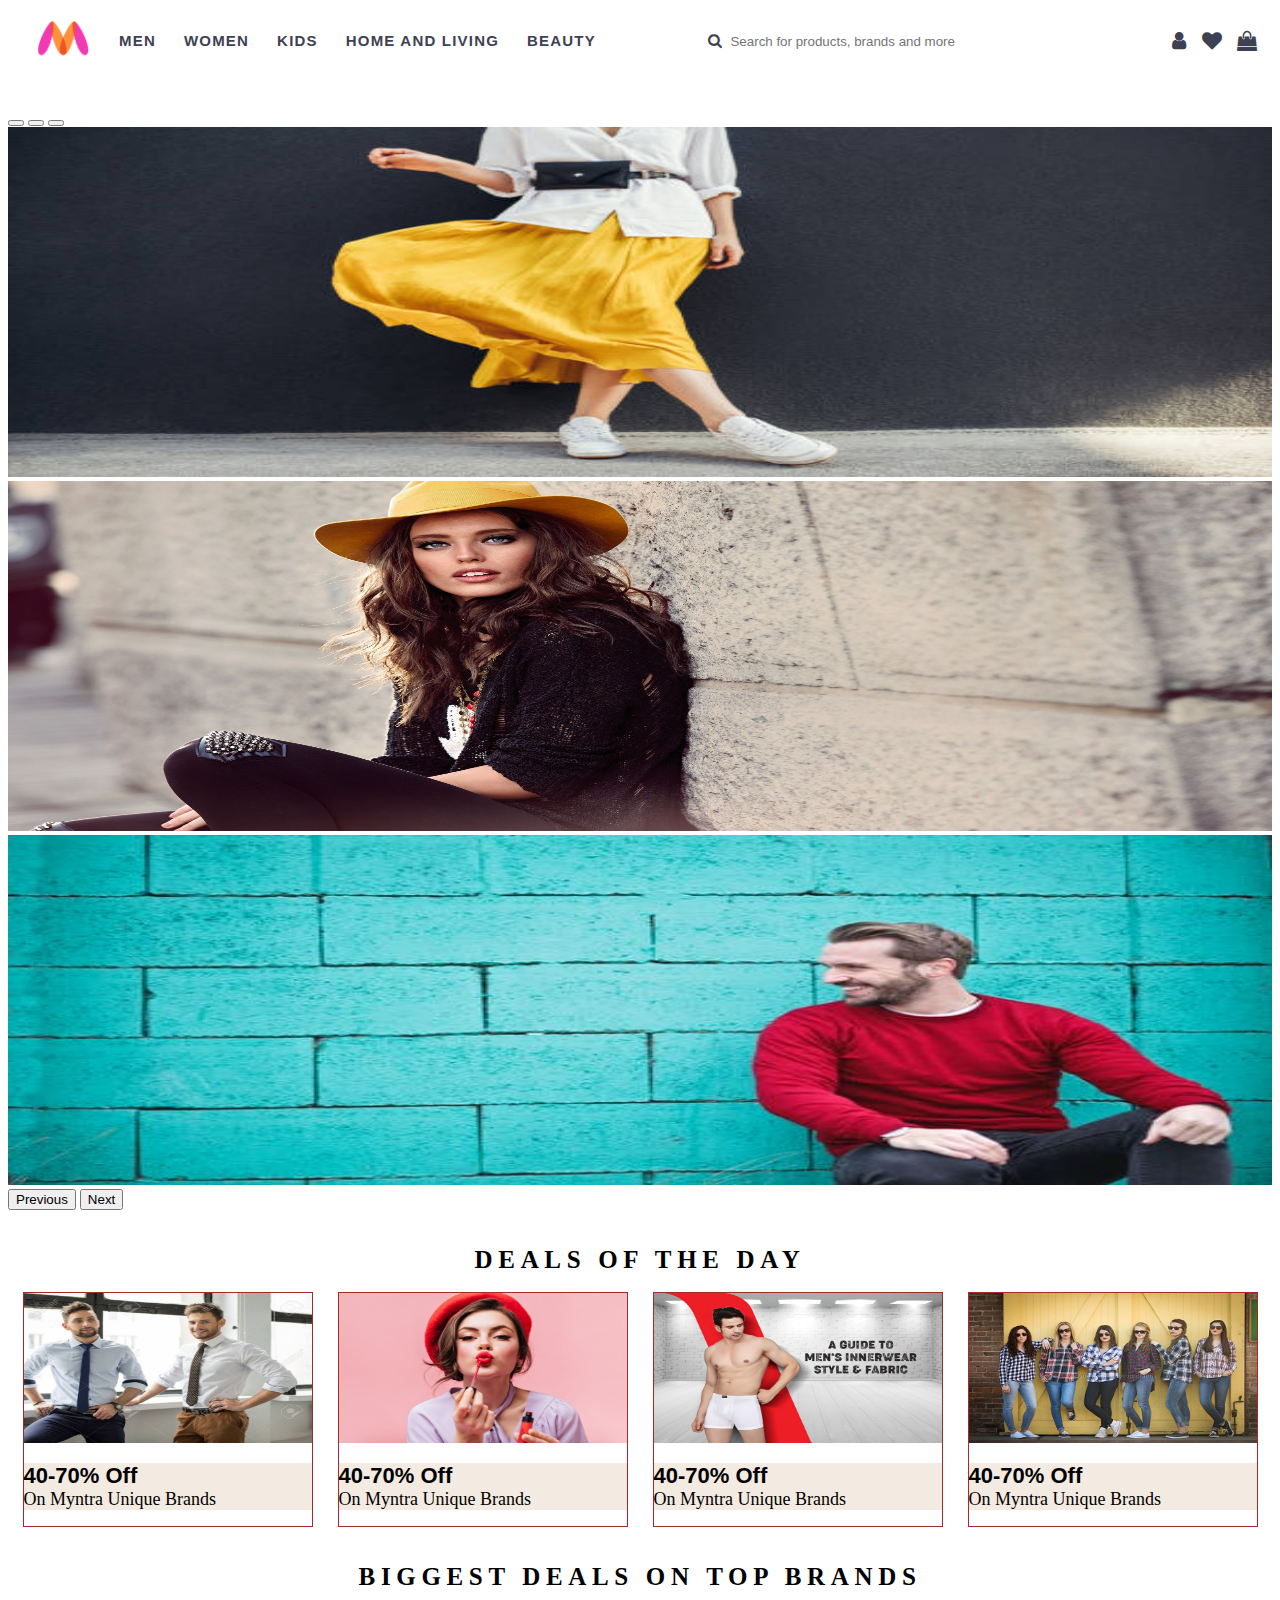
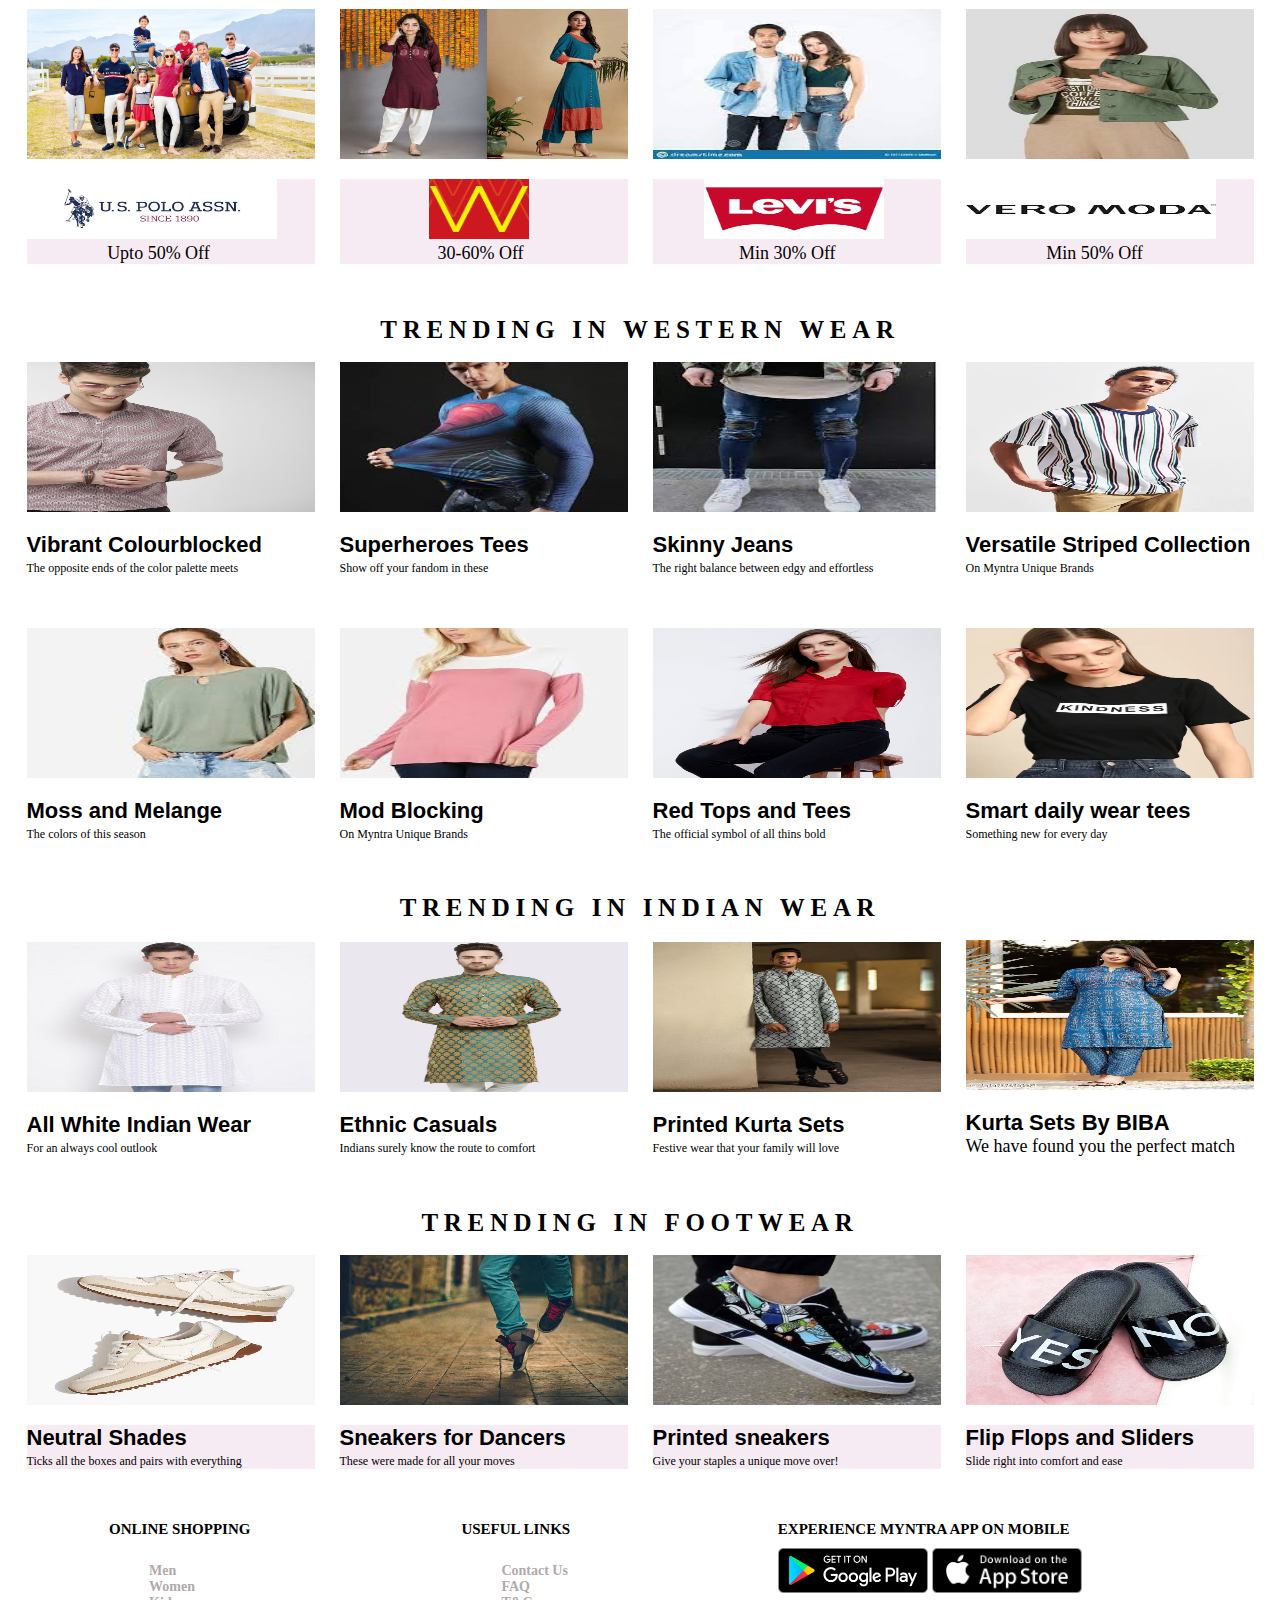
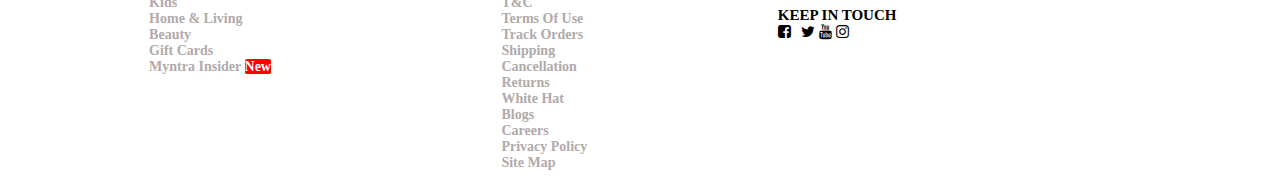
<file: index.html>
<!DOCTYPE html>
<html>
<head>
    <meta charset='utf-8'>
    <meta http-equiv='X-UA-Compatible' content='IE=edge'>
    <title>Myntra</title>
    <meta name='viewport' content='width=device-width, initial-scale=1'>
    <link href="https://cdn.jsdelivr.net/npm/bootstrap@5.1.3/dist/css/bootstrap.min.css" rel="stylesheet" integrity="sha384-1BmE4kWBq78iYhFldvKuhfTAU6auU8tT94WrHftjDbrCEXSU1oBoqyl2QvZ6jIW3" crossorigin="anonymous">
    <link rel='stylesheet' type='text/css' media='screen' href='index.css'>
    <link rel="stylesheet" href="https://cdnjs.cloudflare.com/ajax/libs/font-awesome/4.7.0/css/font-awesome.min.css">
    <script src="https://cdn.jsdelivr.net/npm/bootstrap@5.1.3/dist/js/bootstrap.bundle.min.js" integrity="sha384-ka7Sk0Gln4gmtz2MlQnikT1wXgYsOg+OMhuP+IlRH9sENBO0LRn5q+8nbTov4+1p" crossorigin="anonymous"></script>
    <script src='index.js'></script>
</head>
<body>
    <div id="outerBox">
        <header id="header">
            <span style="flex-grow: 2;"></span>
            <span style="flex-grow: 2;">
                <img src="images/logo.png" style="height:55px; width:55px"  onclick="clickOnLogo()"/>
            </span>
            <span style="flex-grow: 2; text-transform: uppercase;
            color: #3e4152;
            letter-spacing: .08em;
            font-size: 15px;
            font-family: Whitney,-apple-system,BlinkMacSystemFont,Segoe UI,Roboto,Helvetica,Arial,sans-serif;
            font-weight: bold;">MEN</span>
            <span style="flex-grow: 2; text-transform: uppercase;
            color: #3e4152;
            letter-spacing: .08em;
            font-size: 15px;
            font-family: Whitney,-apple-system,BlinkMacSystemFont,Segoe UI,Roboto,Helvetica,Arial,sans-serif;
            font-weight: bold;">WOMEN</span>
            <span style="flex-grow: 2; text-transform: uppercase;
            color: #3e4152;
            letter-spacing: .08em;
            font-size: 15px;
            font-family: Whitney,-apple-system,BlinkMacSystemFont,Segoe UI,Roboto,Helvetica,Arial,sans-serif;
            font-weight: bold;">KIDS</span>
            <span style="flex-grow: 2; text-transform: uppercase;
            color: #3e4152;
            letter-spacing: .08em;
            font-size: 15px;
            font-family: Whitney,-apple-system,BlinkMacSystemFont,Segoe UI,Roboto,Helvetica,Arial,sans-serif;
            font-weight: bold;">HOME AND LIVING</span>
            <span style="flex-grow: 2; text-transform: uppercase;
            color: #3e4152;
            letter-spacing: .08em;
            font-size: 15px;
            font-family: Whitney,-apple-system,BlinkMacSystemFont,Segoe UI,Roboto,Helvetica,Arial,sans-serif;
            font-weight: bold;">BEAUTY</span>
            <span style="flex-grow: 2; text-transform: uppercase;
            color: #3e4152;
            letter-spacing: .08em;
            font-size: 15px;
            font-family: Whitney,-apple-system,BlinkMacSystemFont,Segoe UI,Roboto,Helvetica,Arial,sans-serif;
            font-weight: bold;"></span>
            <span style="flex-grow: 2; text-transform: uppercase;
            color: #3e4152;
            letter-spacing: .08em;
            font-size: 15px;
            font-family: Whitney,-apple-system,BlinkMacSystemFont,Segoe UI,Roboto,Helvetica,Arial,sans-serif;
            font-weight: bold;"></span>
            <span style="flex-grow: 2; text-transform: uppercase;
            color: #3e4152;
            letter-spacing: .08em;
            font-size: 15px;
            font-family: Whitney,-apple-system,BlinkMacSystemFont,Segoe UI,Roboto,Helvetica,Arial,sans-serif;
            font-weight: bold;"></span>
            <span style="flex-grow: 10; text-transform: uppercase;
            color: #3e4152;
            letter-spacing: .08em;
            font-size: 15px;
            font-family: Whitney,-apple-system,BlinkMacSystemFont,Segoe UI,Roboto,Helvetica,Arial,sans-serif;
            font-weight: bold;">
                <i class="fa fa-search"></i>
                <input type="text" placeholder="Search for products, brands and more"/>
            </span>
            <span style="flex-grow: 1; text-transform: uppercase;
            color: #3e4152;
            letter-spacing: .08em;
            font-size: 15px;
            font-family: Whitney,-apple-system,BlinkMacSystemFont,Segoe UI,Roboto,Helvetica,Arial,sans-serif;
            font-weight: bold;">
                <i class="fa fa-user" style="font-size: 20px;"></i>
            </span>
            <span style="flex-grow: 1; text-transform: uppercase;
            color: #3e4152;
            letter-spacing: .08em;
            font-size: 15px;
            font-family: Whitney,-apple-system,BlinkMacSystemFont,Segoe UI,Roboto,Helvetica,Arial,sans-serif;
            font-weight: bold;">
                <i class="fa fa-heart" style="font-size: 20px;"></i>
            </span>
            <span style="flex-grow: 1; text-transform: uppercase;
            color: #3e4152;
            letter-spacing: .08em;
            font-size: 15px;
            font-family: Whitney,-apple-system,BlinkMacSystemFont,Segoe UI,Roboto,Helvetica,Arial,sans-serif;
            font-weight: bold;">
                <i class="fa fa-shopping-bag" style="font-size: 20px"></i>
            </span>
        </header>
        <br/>
        <br/>
        <div style="width: 100%; justify-content: center;">
            <div id="carouselExampleIndicators" class="carousel slide" data-bs-ride="carousel">
                <div class="carousel-indicators">
                    <button type="button" data-bs-target="#carouselExampleIndicators" data-bs-slide-to="0" class="active" aria-current="true" aria-label="Slide 1"></button>
                    <button type="button" data-bs-target="#carouselExampleIndicators" data-bs-slide-to="1" aria-label="Slide 2"></button>
                    <button type="button" data-bs-target="#carouselExampleIndicators" data-bs-slide-to="2" aria-label="Slide 3"></button>
                </div>
                <div class="carousel-inner">
                    <div class="carousel-item active">
                    <img style="height: 350px; width: 100%;" src="images/carouselImage1.jpg"
                    class="d-block w-100" alt="First Image">
                    </div>
                    <div class="carousel-item">
                    <img style="height: 350px; width: 100%;" src="images/carouselImage4.jpg">
                    </div>
        
                    <div class="carousel-item">
                    <img style="height: 350px; width: 100%;" src="images/carouselImage3.jpeg" class="d-block w-100" alt="fourth Image">
                    </div>
            
                </div>
                <button class="carousel-control-prev" type="button" data-bs-target="#carouselExampleIndicators" data-bs-slide="prev">
                <span class="carousel-control-prev-icon" aria-hidden="true"></span>
                <span class="visually-hidden">Previous</span>
                </button>
                <button class="carousel-control-next" type="button" data-bs-target="#carouselExampleIndicators" data-bs-slide="next">
                <span class="carousel-control-next-icon" aria-hidden="true"></span>
                <span class="visually-hidden">Next</span>
                </button>
                </div>
        </div>
        <br/>
        <br/>
        <span style="font-size: 25px; font-weight: bold; letter-spacing: 0.15cm;">DEALS OF THE DAY</span>
        
        <br>
        <div class="dotd">
            <div class="card" style="width: 18rem; border: 1.5px solid brown; flex-grow: 2;">
                <img src="images/dotd1.jpg" class="card-img-top" alt="Men's Fashion Sale" style="width: 100%; height: 150px">
                <div class="card-body" style="background-color: rgb(243, 235, 225);">
                <p class="card-text"><span style="font-weight: bold;text-align:center; font-size: 22px; font-family:sans-serif">40-70% Off </span><br/><span style="font-size: 18px">On Myntra Unique Brands</span></p>
                </div>
            </div>
            <div style="flex-grow: 2; width: 25px"></div>
            <div class="card" style="width: 18rem; border: 1.5px solid brown; flex-grow: 2">
                <img src="images/dotd2.jpg" class="card-img-top" alt="Men's Fashion Sale"  style="width: 100%; height: 150px">
                <div class="card-body" style="background-color: rgb(243, 235, 225);">
                <p class="card-text"><span style="font-weight: bold;text-align:center; font-size: 22px; font-family:sans-serif">40-70% Off </span><br/><span style="font-size: 18px">On Myntra Unique Brands</span></p>
                </div>
            </div>
            <div style="flex-grow: 2; width: 25px"></div>
            <div class="card" style="width: 18rem; border: 1.5px solid brown; flex-grow: 2">
                <img src="images/dotd3.jpg" class="card-img-top" alt="Men's Fashion Sale"  style="width: 100%; height: 150px">
                <div class="card-body" style="background-color: rgb(243, 235, 225);">
                <p class="card-text"><span style="font-weight: bold;text-align:center; font-size: 22px; font-family:sans-serif">40-70% Off </span><br/><span style="font-size: 18px">On Myntra Unique Brands</span></p>
                </div>
            </div>
            <div style="flex-grow: 2; width: 25px"></div>
            <div class="card" style="width: 18rem; border: 1.5px solid brown; flex-grow: 2">
                <img src="images/dotd4.jpg" class="card-img-top" alt="Men's Fashion Sale"  style="width: 100%; height: 150px">
                <div class="card-body" style="background-color: rgb(243, 235, 225);">
                <p class="card-text"><span style="font-weight: bold;text-align:center; font-size: 22px; font-family:sans-serif">40-70% Off </span><br/><span style="font-size: 18px">On Myntra Unique Brands</span></p>
                </div>
            </div>
        </div>

        <br/>
        <br/>
        <span style="font-size: 25px; font-weight: bold; letter-spacing: 0.15cm;">BIGGEST DEALS ON TOP BRANDS</span>
        <br>
        <div class="dotd">
            <div class="card" style="width: 18rem; flex-grow: 2;">
                <img src="images/bdof1.jpg" class="card-img-top" alt="Men's Fashion Sale" style="width: 100%; height: 150px">
                <div class="card-body" style="background-color: rgb(247, 235, 243);">
                <p class="card-text"><img src="images/uspolologo.jpg"style="width:250px; height:60px; float: centre"/><br/><span style="font-size: 18px;margin-left: 28%;">Upto 50% Off</span></p>
                </div>
            </div>
            <div style="flex-grow: 2; width: 25px"></div>
            <div class="card" style="width: 18rem; flex-grow: 2;">
                <img src="images/bdof2.jpg" class="card-img-top" alt="Men's Fashion Sale" style="width: 100%; height: 150px">
                <div class="card-body" style="background-color: rgb(247, 235, 243);">
                <p class="card-text"><img src="images/wlogo.jfif"style="width:100px; height:60px; margin-left: 31%"/><br/><span style="font-size: 18px;margin-left: 34%;">30-60% Off</span></p>
                </div>
            </div>
            <div style="flex-grow: 2; width: 25px"></div>
            <div class="card" style="width: 18rem; flex-grow: 2;">
                <img src="images/bdof3.jfif" class="card-img-top" alt="Men's Fashion Sale" style="width: 100%; height: 150px">
                <div class="card-body" style="background-color: rgb(247, 235, 243);">
                <p class="card-text"><img src="images/levis logo.jpg"style="width:180px; height:60px; margin-left: 18%"/><br/><span style="font-size: 18px;margin-left: 30%;">Min 30% Off</span></p>
                </div>
            </div>
            <div style="flex-grow: 2; width: 25px"></div>
            <div class="card" style="width: 18rem; flex-grow: 2;">
                <img src="images/bdof4.jpg_230Wx334H" class="card-img-top" alt="Men's Fashion Sale" style="width: 100%; height: 150px">
                <div class="card-body" style="background-color: rgb(247, 235, 243);">
                <p class="card-text"><img src="images/veromodalogo.png"style="width:250px; height:60px; float: centre"/><br/><span style="font-size: 18px;margin-left: 28%;">Min 50% Off</span></p>
                </div>
            </div>
            
           
            
        </div>

        
        
        <br/>
        <br/>
        <span style="font-size: 25px; font-weight: bold; letter-spacing: 0.15cm;">TRENDING IN WESTERN WEAR</span>
        <br>
        <div class="dotd">
            <div class="card" style="width: 18rem;flex-grow: 2;"  onclick="clickOnTee()">
                <img src="images/tshirt.jpg" class="card-img-top" alt="Men's Fashion Sale" style="width: 100%; height: 150px" >
                <div class="card-body" style="background-color: white;">
                <p class="card-text"><span style="font-weight: bold;text-align:center; font-size: 22px; font-family:sans-serif">Vibrant Colourblocked </span><br/><span style="font-size: 12px">The opposite ends of the color palette meets</span></p>
                </div>
            </div>
            <div style="flex-grow: 2; width: 25px"></div>
            <div class="card" style="width: 18rem; flex-grow: 2">
                <img src="images/tiww2.jfif" class="card-img-top" alt="Men's Fashion Sale"  style="width: 100%; height: 150px">
                <div class="card-body" style="background-color: white">
                <p class="card-text"><span style="font-weight: bold;text-align:center; font-size: 22px; font-family:sans-serif">Superheroes Tees</span><br/><span style="font-size: 12px">Show off your fandom in these</span></p>
                </div>
            </div>
            <div style="flex-grow: 2; width: 25px"></div>
            <div class="card" style="width: 18rem; flex-grow: 2">
                <img src="images/tiww3.jfif" class="card-img-top" alt="Men's Fashion Sale"  style="width: 100%; height: 150px">
                <div class="card-body" style="background-color: rwhite">
                <p class="card-text"><span style="font-weight: bold;text-align:center; font-size: 22px; font-family:sans-serif">Skinny Jeans</span><br/><span style="font-size: 12px">The right balance between edgy and effortless</span></p>
                </div>
            </div>
            <div style="flex-grow: 2; width: 25px"></div>
            <div class="card" style="width: 18rem; flex-grow: 2">
                <img src="images/tiww4.jpg" class="card-img-top" alt="Men's Fashion Sale"  style="width: 100%; height: 150px">
                <div class="card-body" style="background-color: white;">
                <p class="card-text"><span style="font-weight: bold;text-align:center; font-size: 22px; font-family:sans-serif">Versatile Striped Collection</span><br/><span style="font-size: 12px">On Myntra Unique Brands</span></p>
                </div>
            </div>
        </div>

        <br/>
        <br/>

        <div class="dotd">
            <div class="card" style="width: 18rem; flex-grow: 2;">
                <img src="images/tiww5.jfif" class="card-img-top" alt="Men's Fashion Sale" style="width: 100%; height: 150px">
                <div class="card-body" style="background-color: white;">
                <p class="card-text"><span style="font-weight: bold;text-align:center; font-size: 22px; font-family:sans-serif">Moss and Melange </span><br/><span style="font-size: 12px">The colors of this season</span></p>
                </div>
            </div>
            <div style="flex-grow: 2; width: 25px"></div>
            <div class="card" style="width: 18rem;flex-grow: 2">
                <img src="images/tiww6.jfif" class="card-img-top" alt="Men's Fashion Sale"  style="width: 100%; height: 150px">
                <div class="card-body" style="background-color: white">
                <p class="card-text"><span style="font-weight: bold;text-align:center; font-size: 22px; font-family:sans-serif">Mod Blocking </span><br/><span style="font-size: 12px">On Myntra Unique Brands</span></p>
                </div>
            </div>
            <div style="flex-grow: 2; width: 25px"></div>
            <div class="card" style="width: 18rem; flex-grow: 2">
                <img src="images/tiww7.jpg" class="card-img-top" alt="Men's Fashion Sale"  style="width: 100%; height: 150px">
                <div class="card-body" style="background-color: white">
                <p class="card-text"><span style="font-weight: bold;text-align:center; font-size: 22px; font-family:sans-serif">Red Tops and Tees </span><br/><span style="font-size: 12px">The official symbol of all thins bold</span></p>
                </div>
            </div>
            <div style="flex-grow: 2; width: 25px"></div>
            <div class="card" style="width: 18rem; flex-grow: 2">
                <img src="images/tiww8.webp" class="card-img-top" alt="Men's Fashion Sale"  style="width: 100%; height: 150px">
                <div class="card-body" style="background-color: white">
                <p class="card-text"><span style="font-weight: bold; text-align:center; font-size: 22px; font-family:sans-serif">Smart daily wear tees</span><br/><span style="font-size: 12px">Something new for every day</span></p>
                </div>
            </div>
        </div>


        
        
        <br/>
        <br/>
        <span style="font-size: 25px; font-weight: bold; letter-spacing: 0.15cm;">TRENDING IN INDIAN WEAR</span>
        <br>
        <div class="dotd">
            <div class="card" style="width: 18rem; flex-grow: 2;">
                <img src="images/tiiw1.jpg" class="card-img-top" alt="Men's Fashion Sale" style="width: 100%; height: 150px">
                <div class="card-body" style="background-color: white">
                <p class="card-text"><span style="font-weight: bold;text-align:center; font-size: 22px; font-family:sans-serif">All White Indian Wear </span><br/><span style="font-size: 12px">For an always cool outlook</span></p>
                </div>
            </div>
            <div style="flex-grow: 2; width: 25px"></div>
            <div class="card" style="width: 18rem; flex-grow: 2">
                <img src="images/tiiw2.webp" class="card-img-top" alt="Men's Fashion Sale"  style="width: 100%; height: 150px">
                <div class="card-body" style="background-color: white">
                <p class="card-text"><span style="font-weight: bold;text-align:center; font-size: 22px; font-family:sans-serif">Ethnic Casuals </span><br/><span style="font-size: 12px">Indians surely know the route to comfort</span></p>
                </div>
            </div>
            <div style="flex-grow: 2; width: 25px"></div>
            <div class="card" style="width: 18rem; flex-grow: 2">
                <img src="images/tiiw3.jpeg" class="card-img-top" alt="Men's Fashion Sale"  style="width: 100%; height: 150px">
                <div class="card-body" style="background-color: white">
                <p class="card-text"><span style="font-weight: bold;text-align:center; font-size: 22px; font-family:sans-serif">Printed Kurta Sets</span><br/><span style="font-size: 12px">Festive wear that your family will love</span></p>
                </div>
            </div>
            <div style="flex-grow: 2; width: 25px"></div>
            <div class="card" style="width: 18rem; flex-grow: 2">
                <img src="images/tiiw4.jpg" class="card-img-top" alt="Men's Fashion Sale"  style="width: 100%; height: 150px">
                <div class="card-body" style="background-color: white">
                <p class="card-text"><span style="font-weight: bold;text-align:center; font-size: 22px; font-family:sans-serif">Kurta Sets By BIBA</span><br/><span style="font-size: 18px">We have found you the perfect match</span></p>
                </div>
            </div>
            
            
        </div>


        
        

        <br/>
        <br/>
        <span style="font-size: 25px; font-weight: bold; letter-spacing: 0.15cm;">TRENDING IN FOOTWEAR</span>
        <br>
        <div class="dotd">
            <div class="card" style="width: 18rem; flex-grow: 2;">
                <img src="images/shoes1.jpg " class="card-img-top" alt="Men's Fashion Sale" style="width: 100%; height: 150px">
                <div class="card-body" style="background-color: rgb(247, 235, 243);">
                <p class="card-text"><span style="font-weight: bold;text-align:center; font-size: 22px; font-family:sans-serif">Neutral Shades</span><br/><span style="font-size: 12px">Ticks all the boxes and pairs with everything</span></p>
                </div>
            </div>
            <div style="flex-grow: 2; width: 25px"></div>
            <div class="card" style="width: 18rem; flex-grow: 2">
                <img src="images/shoes2.jpg" class="card-img-top" alt="Men's Fashion Sale"  style="width: 100%; height: 150px">
                <div class="card-body" style="background-color: rgb(247, 235, 243);">
                <p class="card-text"><span style="font-weight: bold;text-align:center; font-size: 22px; font-family:sans-serif">Sneakers for Dancers </span><br/><span style="font-size: 12px">These were made for all your moves</span></p>
                </div>
            </div>
            <div style="flex-grow: 2; width: 25px"></div>
            <div class="card" style="width: 18rem; flex-grow: 2">
                <img src="images/shoes3.jpeg" class="card-img-top" alt="Men's Fashion Sale"  style="width: 100%; height: 150px">
                <div class="card-body" style="background-color: rgb(247, 235, 243);">
                <p class="card-text"><span style="font-weight: bold;text-align:center; font-size: 22px; font-family:sans-serif">Printed sneakers</span><br/><span style="font-size: 12px">Give your staples a unique move over!</span></p>
                </div>
            </div>
            <div style="flex-grow: 2; width: 25px"></div>
            <div class="card" style="width: 18rem;  flex-grow: 2">
                <img src="images/shoes4.jpg" class="card-img-top" alt="Men's Fashion Sale"  style="width: 100%; height: 150px">
                <div class="card-body" style="background-color: rgb(247, 235, 243);">
                <p class="card-text"><span style="font-weight: bold;text-align:center; font-size: 22px; font-family:sans-serif">Flip Flops and Sliders</span><br/><span style="font-size: 12px">Slide right into comfort and ease</span></p>
                </div>
            </div>
            
            
        </div>


        <br/>
        <br/>
        
        


        <div id="footer">
            <div style="flex-grow: 1; font-weight: bold; font-size: 15px; margin-left: 8%;">ONLINE SHOPPING
                <div style="height: 4%;"></div>
                <ul style="list-style: none;">
                    <li>Men</li>
                    <li>Women</li>
                    <li>Kids</li>
                    <li>Home & Living</li>
                    <li>Beauty</li>
                    <li>Gift Cards</li>
                    <li>Myntra Insider <span style="color: white;background-color: red; border-radius: 10%;">New</span></li>
                </ul>
            </div>
            <div style="flex-grow: 1; font-weight: bold; font-size: 15px">USEFUL LINKS
                <div style="height: 4%;"></div>
                <ul style="list-style: none;">
                    <li>Contact Us</li>
                    <li>FAQ</li>
                    <li>T&C</li>
                    <li>Terms Of Use</li>
                    <li>Track Orders</li>
                    <li>Shipping</li>
                    <li>Cancellation</li>
                    <li>Returns</li>
                    <li>White Hat</li>
                    <li>Blogs</li>
                    <li>Careers</li>
                    <li>Privacy Policy</li>
                    <li>Site Map</li>
                </ul>
            </div>
            <div style="flex-grow: 1; font-weight: bold; font-size: 15px">EXPERIENCE MYNTRA APP ON MOBILE
                <div style="height: 4%;"></div>
                <img src="images/googleplay.png" style="height: 45px; width: 150px;"/>
                <img src="images/app store.png" style="height: 45px; width: 150px;"/>
                <div style="height: 4%;"></div>
                <div>KEEP IN TOUCH</div>
                
                <i style="height: 4%; width: 4%;" class="fa fa-facebook-square" ></i>
                <i class="fa fa-twitter"></i>
                <i class="fa fa-youtube"></i>
                <i class="fa fa-instagram"></i>
            </div>
            
        </div>
    </div>
</body>
</html>
</file>
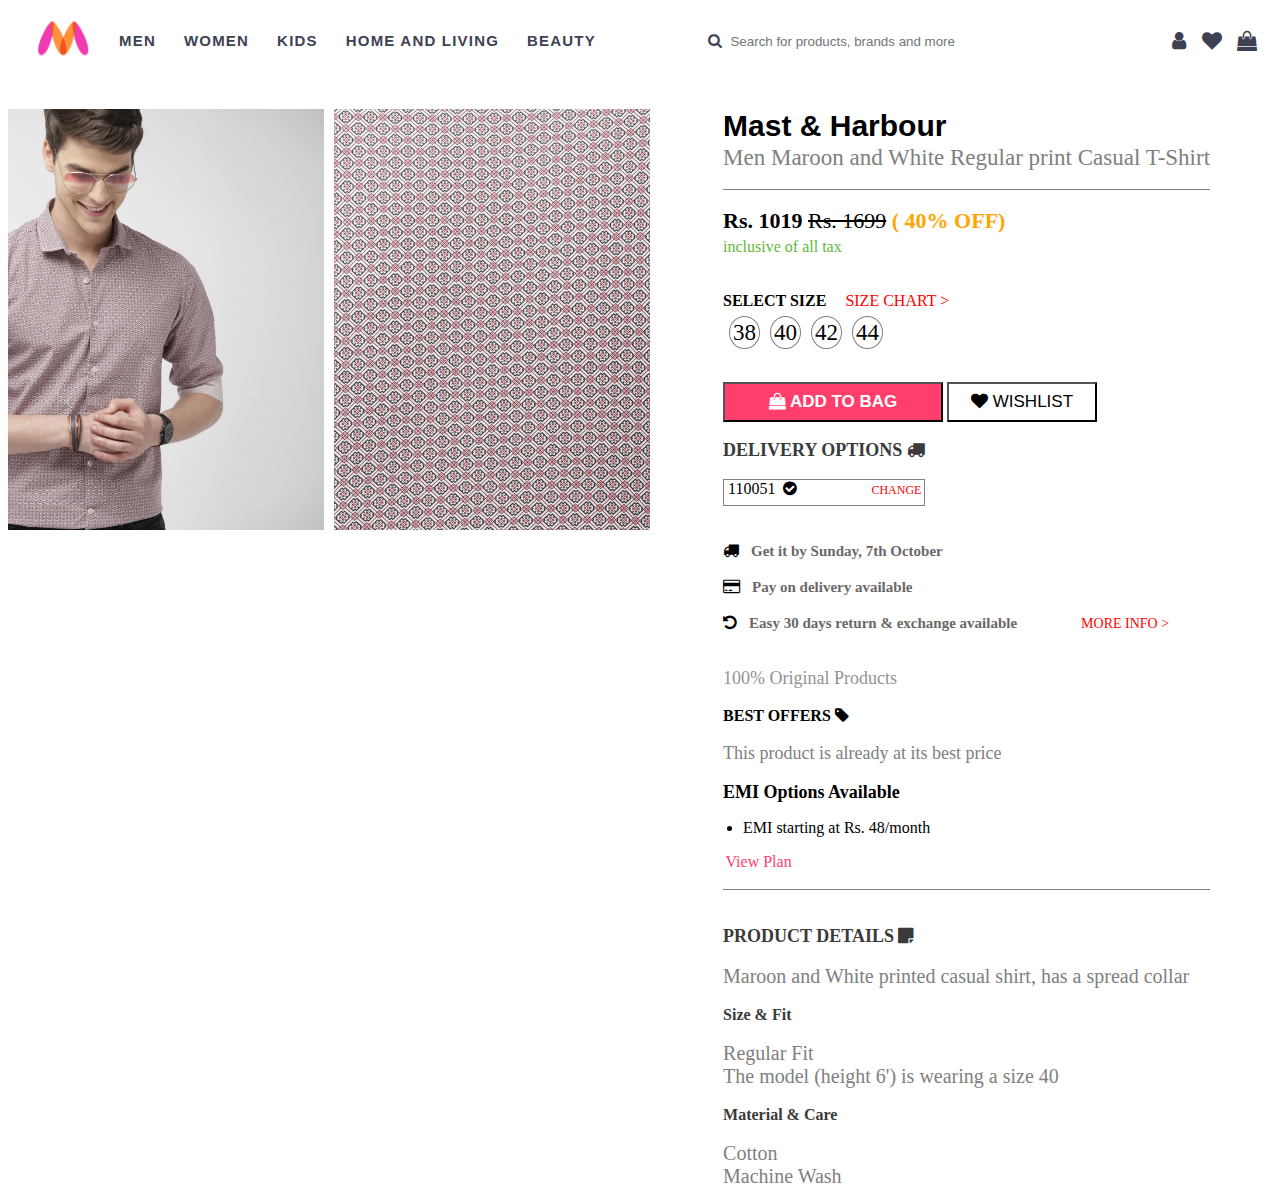
<file: tshirt.html>
<!DOCTYPE html>
<html lang="en">
<head>
    <meta charset="UTF-8">
    <meta http-equiv="X-UA-Compatible" content="IE=edge">
    <meta name="viewport" content="width=device-width, initial-scale=1.0">
    <link rel="stylesheet" href="https://cdnjs.cloudflare.com/ajax/libs/font-awesome/4.7.0/css/font-awesome.min.css">
    <link rel='stylesheet' type='text/css' media='screen' href='index.css'>
    <script src='index.js'></script>
    <title>Buy T-Shirt</title>
</head>
<body>
    <div id="outerBox">
        <header id="header">
            <span style="flex-grow: 2;"></span>
            <span style="flex-grow: 2;">
                <img src="images/logo.png" style="height:55px; width:55px" onclick="clickOnLogo()"/>
            </span>
            <span style="flex-grow: 2; text-transform: uppercase;
            color: #3e4152;
            letter-spacing: .08em;
            font-size: 15px;
            font-family: Whitney,-apple-system,BlinkMacSystemFont,Segoe UI,Roboto,Helvetica,Arial,sans-serif;
            font-weight: bold;">MEN</span>
            <span style="flex-grow: 2; text-transform: uppercase;
            color: #3e4152;
            letter-spacing: .08em;
            font-size: 15px;
            font-family: Whitney,-apple-system,BlinkMacSystemFont,Segoe UI,Roboto,Helvetica,Arial,sans-serif;
            font-weight: bold;">WOMEN</span>
            <span style="flex-grow: 2; text-transform: uppercase;
            color: #3e4152;
            letter-spacing: .08em;
            font-size: 15px;
            font-family: Whitney,-apple-system,BlinkMacSystemFont,Segoe UI,Roboto,Helvetica,Arial,sans-serif;
            font-weight: bold;">KIDS</span>
            <span style="flex-grow: 2; text-transform: uppercase;
            color: #3e4152;
            letter-spacing: .08em;
            font-size: 15px;
            font-family: Whitney,-apple-system,BlinkMacSystemFont,Segoe UI,Roboto,Helvetica,Arial,sans-serif;
            font-weight: bold;">HOME AND LIVING</span>
            <span style="flex-grow: 2; text-transform: uppercase;
            color: #3e4152;
            letter-spacing: .08em;
            font-size: 15px;
            font-family: Whitney,-apple-system,BlinkMacSystemFont,Segoe UI,Roboto,Helvetica,Arial,sans-serif;
            font-weight: bold;">BEAUTY</span>
            <span style="flex-grow: 2; text-transform: uppercase;
            color: #3e4152;
            letter-spacing: .08em;
            font-size: 15px;
            font-family: Whitney,-apple-system,BlinkMacSystemFont,Segoe UI,Roboto,Helvetica,Arial,sans-serif;
            font-weight: bold;"></span>
            <span style="flex-grow: 2; text-transform: uppercase;
            color: #3e4152;
            letter-spacing: .08em;
            font-size: 15px;
            font-family: Whitney,-apple-system,BlinkMacSystemFont,Segoe UI,Roboto,Helvetica,Arial,sans-serif;
            font-weight: bold;"></span>
            <span style="flex-grow: 2; text-transform: uppercase;
            color: #3e4152;
            letter-spacing: .08em;
            font-size: 15px;
            font-family: Whitney,-apple-system,BlinkMacSystemFont,Segoe UI,Roboto,Helvetica,Arial,sans-serif;
            font-weight: bold;"></span>
            <span style="flex-grow: 10; text-transform: uppercase;
            color: #3e4152;
            letter-spacing: .08em;
            font-size: 15px;
            font-family: Whitney,-apple-system,BlinkMacSystemFont,Segoe UI,Roboto,Helvetica,Arial,sans-serif;
            font-weight: bold;">
                <i class="fa fa-search"></i>
                <input type="text" placeholder="Search for products, brands and more"/>
            </span>
            <span style="flex-grow: 1; text-transform: uppercase;
            color: #3e4152;
            letter-spacing: .08em;
            font-size: 15px;
            font-family: Whitney,-apple-system,BlinkMacSystemFont,Segoe UI,Roboto,Helvetica,Arial,sans-serif;
            font-weight: bold;">
                <i class="fa fa-user" style="font-size: 20px;"></i>
            </span>
            <span style="flex-grow: 1; text-transform: uppercase;
            color: #3e4152;
            letter-spacing: .08em;
            font-size: 15px;
            font-family: Whitney,-apple-system,BlinkMacSystemFont,Segoe UI,Roboto,Helvetica,Arial,sans-serif;
            font-weight: bold;">
                <i class="fa fa-heart" style="font-size: 20px;"></i>
            </span>
            <span style="flex-grow: 1; text-transform: uppercase;
            color: #3e4152;
            letter-spacing: .08em;
            font-size: 15px;
            font-family: Whitney,-apple-system,BlinkMacSystemFont,Segoe UI,Roboto,Helvetica,Arial,sans-serif;
            font-weight: bold;">
                <i class="fa fa-shopping-bag" style="font-size: 20px"></i>
            </span>
        </header>
        <br/>
        <br/>
        <div style="display: flex;">
            
                <img src="images/tshirt.jpg" style="width: 25%; height: 60%;"/>
                <div style="width: 10px;"></div>
                <img src="images/tshirtpattern.jpg" style="width: 25%; height: 60%;"/>
            
            <div style="display: flex; flex-direction: column; align-items: center;" >              
                <div id="tshirtname">Mast & Harbour</div>
                <div style="color: grey; font-size: 23px; margin-left: 30%; width: 100%; margin-top: 2px;">Men Maroon and White Regular print Casual T-Shirt</div>
                <br/>
                <div style="background-color:grey; height: 1px; width: 100%; margin-left: 30%;"></div><br/>
                
                <div style="font-size: 22px; margin-left: 30%; width: 100%; margin-bottom: 4px;"><span style="font-weight: bold;">Rs. 1019 <span style="font-weight: lighter;"><strike>Rs. 1699</strike></span> <span style="color: orange; font-weight: bold;">( 40% OFF)</span></div>
                <div style="color: rgb(98, 185, 57); font-size: 10pxs; width: 100%; margin-left: 30%;">inclusive of all tax</div>
                <br/><br/>
                <div style="width: 100%; margin-left: 30%; font-weight: bold;">SELECT SIZE <span style="margin-left: 15px; color: red; font-weight: normal;">SIZE CHART ></span></div>
                <div style="margin-top: 10px; width: 100%; margin-left: 30%;">
                    <span class="circle">38</span>
                    <span class="circle">40</span>
                    <span class="circle">42</span>
                    <span class="circle">44</span>
                </div><br/><br/>
                <div style="width: 100%; margin-left: 30%;">
                    <button style="background-color: #FF3E6C; width: 220px; height: 40px;" onclick="clickButton()"><span><i style="color: white; font-size: 17px;" class="fa fa-shopping-bag"></i></span><span style="color: white; font-size: 17px; font-weight: bold;"> ADD TO BAG</span></button>
                    <button style="height: 40px; width: 150px; background-color: white;"><i style="font-size: 17px;" class="fa fa-heart"></i><span style="color: black; font-size: 17px;"> WISHLIST</span></button>
                </div>
                <br/>
                <div style="font-weight: bold; font-size: 18px; width: 100%; margin-left: 30%; color: rgb(59, 58, 58);">DELIVERY OPTIONS <i class="fa fa-truck"></i></div><br/>
                <div style="width: 100%; margin-left: 30%;"><div style="border: 1px solid gray; width: 200px; height: 25px;"><span style="padding: 4px;">110051</span> <i class="fa fa-check-circle" style="margin-right: 70px;"></i> <span style="font-size: 12px; margin-right: 0; color: red;">CHANGE</span></div><br/><br/>
                </div>
                <div style="margin-left: 30%; width: 100%;">
                    <i class="fa fa-truck"></i> <span style="font-size: 15px; color:rgb(107, 103, 103); font-weight: bold; margin-left: 8px;"> Get it by Sunday, 7th October</span>
                </div><br/>
                <div style="margin-left: 30%; width: 100%;">
                    <i class="fa fa-credit-card"></i> <span style="font-size: 15px; color:rgb(107, 103, 103); font-weight: bold; margin-left: 8px;"> Pay on delivery available</span>
                </div><br/>
                <div style="margin-left: 30%; width: 100%;">
                    <i class="fa fa-undo"></i> <span style="font-size: 15px; color:rgb(107, 103, 103); font-weight: bold; margin-left: 8px;"> Easy 30 days return & exchange available</span> <span style="color: red; font-size: 14px; margin-left: 60px;">MORE INFO > </span>
                </div><br/><br/>
                <div style="width: 100%; margin-left: 30%; color: rgb(150, 146, 146); font-size: 18px;">100% Original Products</div>
                <br/>
                <div style="width: 100%; margin-left: 30%; font-weight: bold;">BEST OFFERS <i class="fa fa-tag"></i></div><br/>
                <div style="font-size: 18px; color: grey; width: 100%; margin-left: 30%;">This product is already at its best price</div><br/>
                <div style="font-size: 18px; color: black; width: 100%; margin-left: 30%; font-weight: bold;">EMI Options Available</div>
                <ul style="width: 100%; margin-left: 30%; color: black;"><li style="color: black; font-size: 16px;">EMI starting at Rs. 48/month</li></ul>
                <div style="color: #FF3E6C; font-size: 16px; width: 100%; margin-left: 31%;">View Plan</div><br/>
                <div style="background-color:grey; height: 1px; width: 100%; margin-left: 30%;"></div><br/><br/>
                <div style="font-weight: bold; font-size: 18px; width: 100%; margin-left: 30%; color: rgb(59, 58, 58);">PRODUCT DETAILS <i class="fa fa-sticky-note"></i></div><br/> 
                <div style="font-size: 20px; color: grey; width: 100%; margin-left: 30%;">Maroon and White printed casual shirt, has a spread collar</div><br/>
                <div style="font-weight: bold; font-size: 16px; width: 100%; margin-left: 30%; color: rgb(59, 58, 58);">Size & Fit</div><br/> 
                <div style="font-size: 20px; color: grey; width: 100%; margin-left: 30%;">Regular Fit<br/>The model (height 6') is wearing a size 40</div><br/>
                <div style="font-weight: bold; font-size: 16px; width: 100%; margin-left: 30%; color: rgb(59, 58, 58);">Material & Care</div><br/> 
                <div style="font-size: 20px; color: grey; width: 100%; margin-left: 30%;">Cotton<br/>Machine Wash</div>
    
                </div><br/>
                
            </div>
        </div>
    </div>
</body>
</html>
</file>
<file: index.css>
#outerBox{
    display: flex;
    flex-direction: column;
    align-items: center;
}

#header{
    display: flex;
    flex-direction: row;
    width:100%;
    background-color: white;
    height: 65px;
    align-items: center;

}

input {
    background-color: transparent;
    border: 0px solid;
    width: 300px;
}

.dotd{
    display: flex;
    flex-direction: row;
    justify-content: space-around;
    align-items: center;
}

#footer{
    display: flex;
    flex-direction: row;
    justify-content: space-around;
    width: 100%;
}

li{
    color: rgb(177, 170, 170);
    font-size: 14px
}

#tshirtcontent{
    display: flex;
    flex-direction: row;
    /* justify-content: flex-start; */
    /* align-items: flex-start; */
}

#imageContainer{
    display: flex;
    flex-direction: row;
    /* margin-left: 0; */
    width: 400px;
    height: 200px;
}

#tshirtname{
    font-size: 30px;
    font-weight: bold;
    width: 100%;
    margin-left: 30%;
    font-family: Arial, Helvetica, sans-serif;
    
}

.circle {
    width: 300px;
    height: 300px;
    border-radius: 50%;
    color: black;
    font-size: 23px;
    text-align: center;
    background: white;
    border: 1px solid grey;
    margin-left: 6px;
    padding: 3px;
  }
</file>
